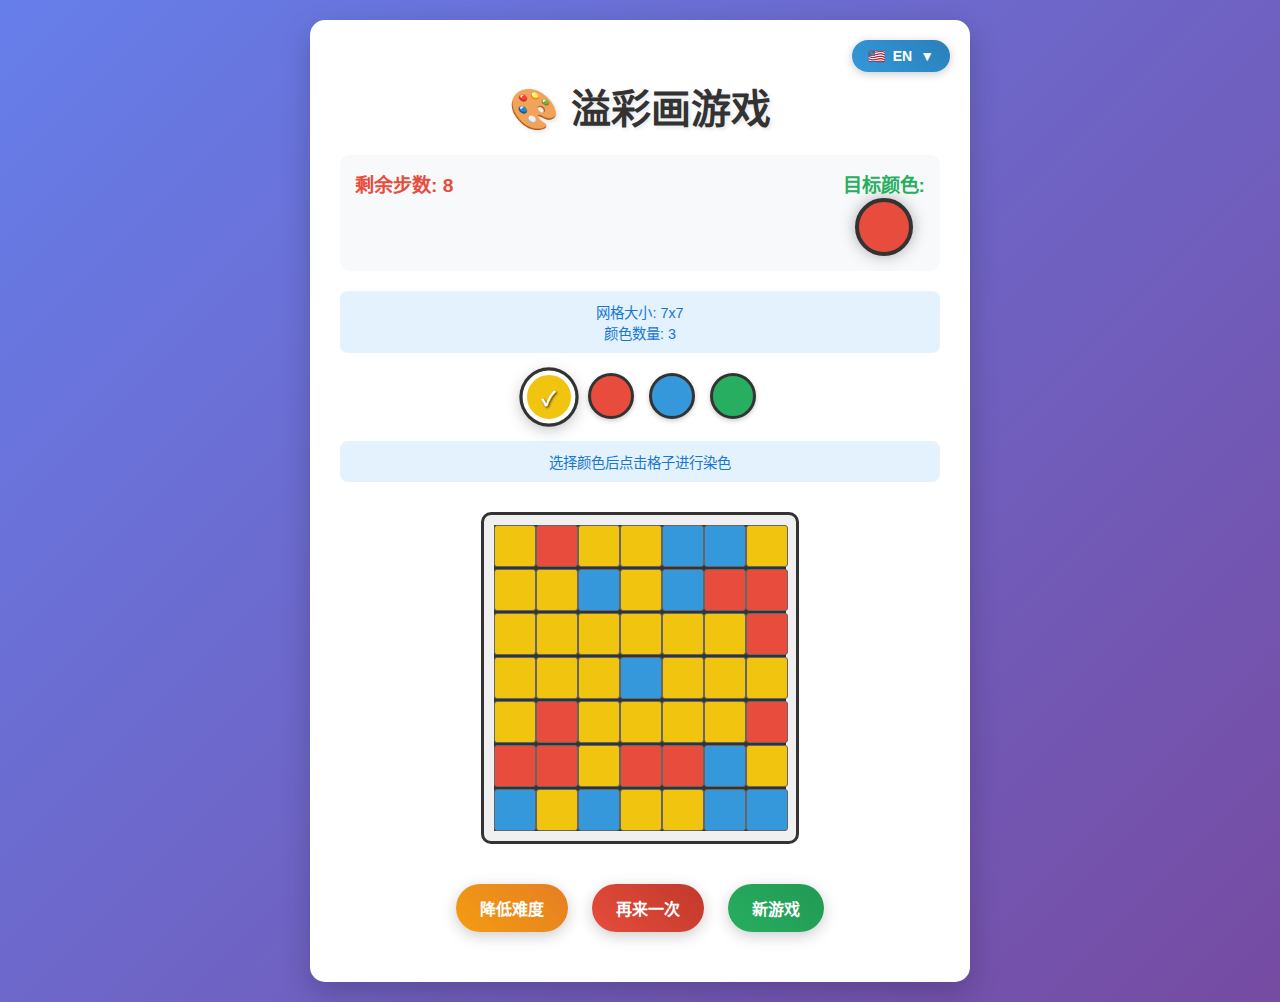
<file: paints.html>
<!DOCTYPE html>
<html lang="zh-CN">
  <head>
    <meta charset="UTF-8" />
    <meta name="viewport" content="width=device-width, initial-scale=1.0" />
    <title>溢彩画游戏 - Flood Fill Game</title>
    <link rel="stylesheet" href="css/paints.css">
  </head>
  <body>
    <div class="game-container">
      <!-- Language Selector -->
      <div class="language-selector">
        <button class="language-btn" id="languageBtn">
          <span class="flag-icon" id="langFlag">🇺🇸</span>
          <span class="lang-text" id="langText">EN</span>
          <span class="arrow">▼</span>
        </button>
        <div id="languageDropdown" class="language-dropdown">
          <div class="language-option" data-lang="en">
            <span class="flag">🇺🇸</span>
            <span>English</span>
          </div>
          <div class="language-option" data-lang="zh">
            <span class="flag">🇨🇳</span>
            <span>中文</span>
          </div>
        </div>
      </div>

      <h1 id="gameTitle">🎨 溢彩画游戏</h1>

      <div class="game-info">
        <div class="moves-left"><span id="movesLeftLabel">剩余步数</span>: <span id="movesLeft">0</span></div>
        <div class="target-color">
          <span id="targetColorLabel">目标颜色</span>:
          <div class="target-color-display" id="targetColorDisplay"></div>
        </div>
      </div>

      <div class="difficulty-info">
        <div><span id="gridSizeLabel">网格大小</span>: <span id="gridSizeInfo">6x6</span></div>
        <div><span id="colorCountLabel">颜色数量</span>: <span id="colorCountInfo">3</span></div>
      </div>

      <div class="color-palette">
        <div
          class="color-sample selected"
          data-color="0"
          style="background-color: #f1c40f"
          title="黄色"
          onclick="selectColor(0)"
        ></div>
        <div
          class="color-sample"
          data-color="1"
          style="background-color: #e74c3c"
          title="红色"
          onclick="selectColor(1)"
        ></div>
        <div
          class="color-sample"
          data-color="2"
          style="background-color: #3498db"
          title="蓝色"
          onclick="selectColor(2)"
        ></div>
        <div
          class="color-sample"
          data-color="3"
          style="background-color: #27ae60"
          title="绿色"
          onclick="selectColor(3)"
        ></div>
      </div>

      <div class="difficulty-info">
        <div id="instructionText">选择颜色后点击格子进行染色</div>
      </div>

      <div class="grid-container">
        <div class="grid" id="gameGrid"></div>
      </div>

      <div class="game-status hidden" id="gameStatus"></div>

      <div class="controls">
        <button class="btn reduce-difficulty" onclick="reduceDifficulty()" id="reduceDifficultyBtn">
          降低难度
        </button>
        <button class="btn retry" onclick="retryGame()" id="retryBtn">再来一次</button>
        <button class="btn new-game" onclick="newGame()" id="newGameBtn">新游戏</button>
      </div>
    </div>

    <script src="js/paints.js"></script>
  </body>
</html>
</file>
<file: css/paints.css>
body {
  font-family: "Arial", sans-serif;
  background: linear-gradient(135deg, #667eea 0%, #764ba2 100%);
  margin: 0;
  padding: 20px;
  min-height: 100vh;
  display: flex;
  flex-direction: column;
  align-items: center;
}

.game-container {
  background: white;
  border-radius: 15px;
  box-shadow: 0 10px 30px rgba(0, 0, 0, 0.2);
  padding: 30px;
  text-align: center;
  max-width: 600px;
  width: 100%;
  position: relative;
}

.language-selector {
  position: absolute;
  top: 20px;
  right: 20px;
}

.language-btn {
  background: linear-gradient(45deg, #3498db, #2980b9);
  color: white;
  border: none;
  padding: 8px 16px;
  border-radius: 20px;
  cursor: pointer;
  font-size: 14px;
  font-weight: bold;
  transition: all 0.3s ease;
  box-shadow: 0 2px 10px rgba(0,0,0,0.2);
  display: flex;
  align-items: center;
  gap: 8px;
}

.language-btn:hover {
  transform: translateY(-2px);
  box-shadow: 0 4px 15px rgba(0,0,0,0.3);
}

.language-btn .arrow {
  transition: transform 0.3s ease;
}

.language-btn.active .arrow {
  transform: rotate(180deg);
}

.language-dropdown {
  position: absolute;
  top: 100%;
  right: 0;
  margin-top: 8px;
  background: white;
  border: 1px solid #ddd;
  border-radius: 12px;
  box-shadow: 0 4px 20px rgba(0,0,0,0.15);
  overflow: hidden;
  opacity: 0;
  visibility: hidden;
  transform: translateY(-10px);
  transition: all 0.3s ease;
  z-index: 1000;
  display: none;
}

.language-dropdown.active {
  opacity: 1;
  visibility: visible;
  transform: translateY(0);
  display: block;
}

.language-option {
  display: flex;
  align-items: center;
  gap: 12px;
  padding: 12px 16px;
  cursor: pointer;
  transition: background-color 0.2s ease;
  color: #333;
}

.language-option:hover {
  background-color: #f5f5f5;
}

.language-option .flag {
  font-size: 16px;
}

.language-option span:last-child {
  font-weight: 500;
}

h1 {
  color: #333;
  margin-bottom: 20px;
  font-size: 2.5em;
  text-shadow: 2px 2px 4px rgba(0, 0, 0, 0.1);
}

.game-info {
  display: flex;
  justify-content: space-between;
  margin: 20px 0;
  padding: 15px;
  background: #f8f9fa;
  border-radius: 10px;
  font-size: 1.2em;
  font-weight: bold;
}

.moves-left {
  color: #e74c3c;
}

.target-color {
  color: #27ae60;
}

.grid-container {
  display: inline-block;
  border: 3px solid #333;
  border-radius: 10px;
  padding: 10px;
  background: #f0f0f0;
  margin: 20px 0;
}

.grid {
  display: grid;
  gap: 2px;
  background: #333;
}

.cell {
  width: 40px;
  height: 40px;
  border: 1px solid #666;
  cursor: pointer;
  transition: all 0.3s ease;
  border-radius: 3px;
}

.cell:hover {
  transform: scale(1.1);
  box-shadow: 0 0 10px rgba(0, 0, 0, 0.5);
}

.cell.animating {
  animation: colorFlip 0.6s ease-in-out;
}

@keyframes colorFlip {
  0% {
    transform: rotateY(0deg);
  }
  50% {
    transform: rotateY(90deg);
  }
  100% {
    transform: rotateY(0deg);
  }
}

.controls {
  margin: 20px 0;
}

.btn {
  background: linear-gradient(45deg, #3498db, #2980b9);
  color: white;
  border: none;
  padding: 12px 24px;
  margin: 0 10px;
  border-radius: 25px;
  cursor: pointer;
  font-size: 16px;
  font-weight: bold;
  transition: all 0.3s ease;
  box-shadow: 0 4px 15px rgba(0, 0, 0, 0.2);
}

.btn:hover {
  transform: translateY(-2px);
  box-shadow: 0 6px 20px rgba(0, 0, 0, 0.3);
}

.btn:active {
  transform: translateY(0);
}

.btn.reduce-difficulty {
  background: linear-gradient(45deg, #f39c12, #e67e22);
}

.btn.retry {
  background: linear-gradient(45deg, #e74c3c, #c0392b);
}

.btn.new-game {
  background: linear-gradient(45deg, #27ae60, #229954);
}

.color-palette {
  display: flex;
  justify-content: center;
  gap: 15px;
  margin: 20px 0;
}

.color-sample {
  width: 40px;
  height: 40px;
  border-radius: 50%;
  border: 3px solid #333;
  box-shadow: 0 2px 5px rgba(0, 0, 0, 0.2);
  cursor: pointer;
  transition: all 0.3s ease;
  position: relative;
}

.color-sample:hover {
  transform: scale(1.1);
  box-shadow: 0 4px 10px rgba(0, 0, 0, 0.4);
}

.color-sample.selected {
  border: 4px solid #fff;
  box-shadow: 0 0 0 3px #333, 0 4px 15px rgba(0, 0, 0, 0.3);
  transform: scale(1.1);
}

.color-sample::after {
  content: "✓";
  position: absolute;
  top: 50%;
  left: 50%;
  transform: translate(-50%, -50%);
  color: white;
  font-weight: bold;
  font-size: 18px;
  text-shadow: 1px 1px 2px rgba(0, 0, 0, 0.8);
  opacity: 0;
  transition: opacity 0.3s ease;
}

.color-sample.selected::after {
  opacity: 1;
}

.target-color-display {
  width: 50px;
  height: 50px;
  border-radius: 50%;
  border: 4px solid #333;
  margin: 0 auto;
  box-shadow: 0 0 15px rgba(0, 0, 0, 0.3);
  animation: pulse 2s infinite;
}

@keyframes pulse {
  0%,
  100% {
    transform: scale(1);
  }
  50% {
    transform: scale(1.1);
  }
}

.game-status {
  font-size: 1.5em;
  font-weight: bold;
  margin: 20px 0;
  padding: 15px;
  border-radius: 10px;
}

.status-success {
  background: #d4edda;
  color: #155724;
  border: 1px solid #c3e6cb;
}

.status-failure {
  background: #f8d7da;
  color: #721c24;
  border: 1px solid #f5c6cb;
}

.hidden {
  display: none;
}

.difficulty-info {
  background: #e3f2fd;
  padding: 10px;
  border-radius: 8px;
  margin: 10px 0;
  font-size: 0.9em;
  color: #1976d2;
}
</file>
